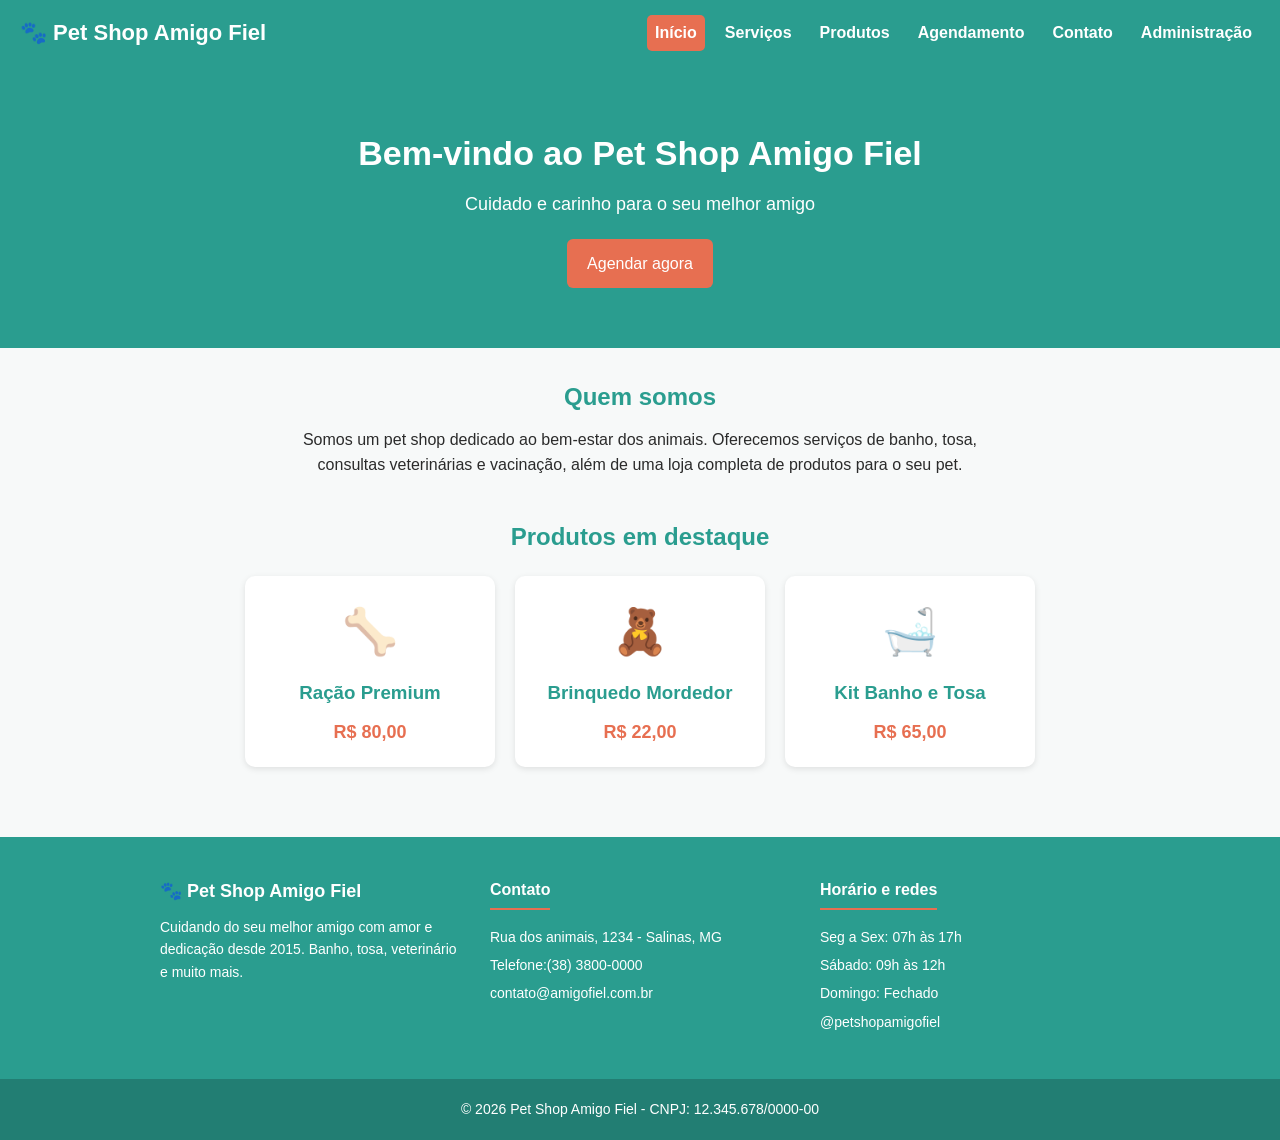
<file: index.html>
<!DOCTYPE html>
<html lang="pt-br">
<head>
  <meta charset="UTF-8">
  <meta name="viewport" content="width=device-width, initial-scale=1.0">
  <title>Pet Shop Amigo Fiel</title>
  <link rel="stylesheet" href="css/estilo.css">
  <link rel="stylesheet" href="css/index.css">
</head>
<body>

  <header class="cabecalho">
    <div class="logo">🐾 Pet Shop Amigo Fiel</div>
    <nav class="menu">
      <a href="index.html" class="ativo">Início</a>
      <a href="servicos.html">Serviços</a>
      <a href="produtos.html">Produtos</a>
      <a href="agendamento.html">Agendamento</a>
      <a href="contato.html">Contato</a>
      <a href="login.html">Administração</a>
    </nav>
  </header>

  <section class="banner">
    <h1>Bem-vindo ao Pet Shop Amigo Fiel</h1>
    <p>Cuidado e carinho para o seu melhor amigo</p>
    <a href="agendamento.html" class="botao">Agendar agora</a>
  </section>

  <main class="conteudo">

    <section class="apresentacao">
      <h2>Quem somos</h2>
      <p>
        Somos um pet shop dedicado ao bem-estar dos animais. Oferecemos serviços de
        banho, tosa, consultas veterinárias e vacinação, além de uma loja completa de
        produtos para o seu pet.
      </p>
    </section>

    <section class="destaques">
      <h2>Produtos em destaque</h2>
      <div class="lista-cartoes" id="listaDestaques"></div>
    </section>

  </main>

  <footer class="rodape">
    <div class="rodape-colunas">
      <div class="rodape-coluna">
        <h3>🐾 Pet Shop Amigo Fiel</h3>
        <p>Cuidando do seu melhor amigo com amor e dedicação desde 2015. Banho, tosa, veterinário e muito mais.</p>
      </div>

      <div class="rodape-coluna">
        <h4>Contato</h4>
        <p>Rua dos animais, 1234 - Salinas, MG</p>
        <p>Telefone:(38) 3800-0000</p>
        <p>contato@amigofiel.com.br</p>
      </div>

      <div class="rodape-coluna">
        <h4>Horário e redes</h4>
        <p>Seg a Sex: 07h às 17h</p>
        <p>Sábado: 09h às 12h</p>
        <p>Domingo: Fechado</p>
        <p>@petshopamigofiel</p>
      </div>
    </div>

    <div class="rodape-base">
      <p>© 2026 Pet Shop Amigo Fiel - CNPJ: 12.345.678/0000-00</p>
    </div>
  </footer>

  <script src="js/index.js"></script>
</body>
</html>
</file>
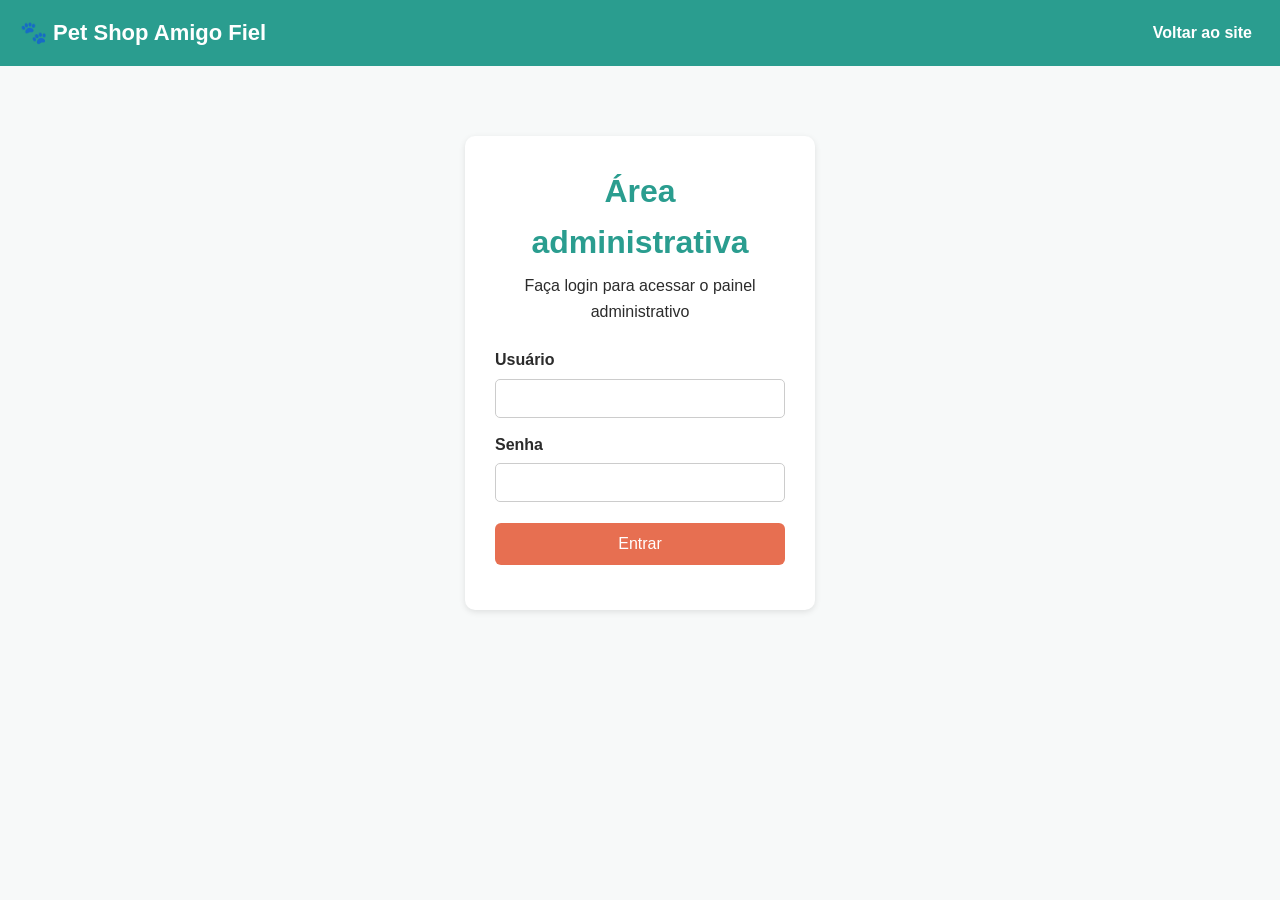
<file: admin.html>
<!DOCTYPE html>
<html lang="pt-br">
<head>
  <meta charset="UTF-8">
  <meta name="viewport" content="width=device-width, initial-scale=1.0">
  <title>Painel Administrativo</title>
  <link rel="stylesheet" href="css/estilo.css">
  <link rel="stylesheet" href="css/admin.css">
</head>
<body>

  <header class="cabecalho">
    <div class="logo">🐾 Pet Shop Amigo Fiel</div>
    <nav class="menu">
      <a href="index.html">Ver site</a>
    </nav>
  </header>

  <main class="conteudo">

    <div class="topo-admin">
      <h1>Painel administrativo</h1>
      <button class="botao" onclick="sair()">Sair</button>
    </div>

    <div class="abas">
      <button class="aba ativa" onclick="mostrarAba('agendamentos', this)">Agendamentos</button>
      <button class="aba" onclick="mostrarAba('produtos', this)">Produtos</button>
      <button class="aba" onclick="mostrarAba('servicos', this)">Serviços</button>
    </div>

    <section id="aba-agendamentos" class="secao-aba">
      <h2>Agendamentos</h2>
      <div id="listaAgendamentos"></div>
    </section>

    <section id="aba-produtos" class="secao-aba escondido">
      <h2>Produtos</h2>
      <div class="form-admin">
        <input type="text" id="nomeProduto" placeholder="Nome do produto">
        <select id="categoriaProduto">
          <option value="Ração">Ração</option>
          <option value="Brinquedo">Brinquedo</option>
          <option value="Acessório">Acessório</option>
          <option value="Higiene">Higiene</option>
        </select>
        <input type="text" id="precoProduto" placeholder="Preço">
        <button class="botao" onclick="adicionarProduto()">Adicionar</button>
      </div>
      <div id="listaProdutosAdmin"></div>
    </section>

    <section id="aba-servicos" class="secao-aba escondido">
      <h2>Serviços</h2>
      <div class="form-admin">
        <input type="text" id="nomeServico" placeholder="Nome do serviço">
        <input type="text" id="descricaoServico" placeholder="Descrição">
        <input type="text" id="precoServico" placeholder="Preço">
        <button class="botao" onclick="adicionarServico()">Adicionar</button>
      </div>
      <div id="listaServicosAdmin"></div>
    </section>

  </main>

  <script src="js/admin.js"></script>
</body>
</html>
</file>
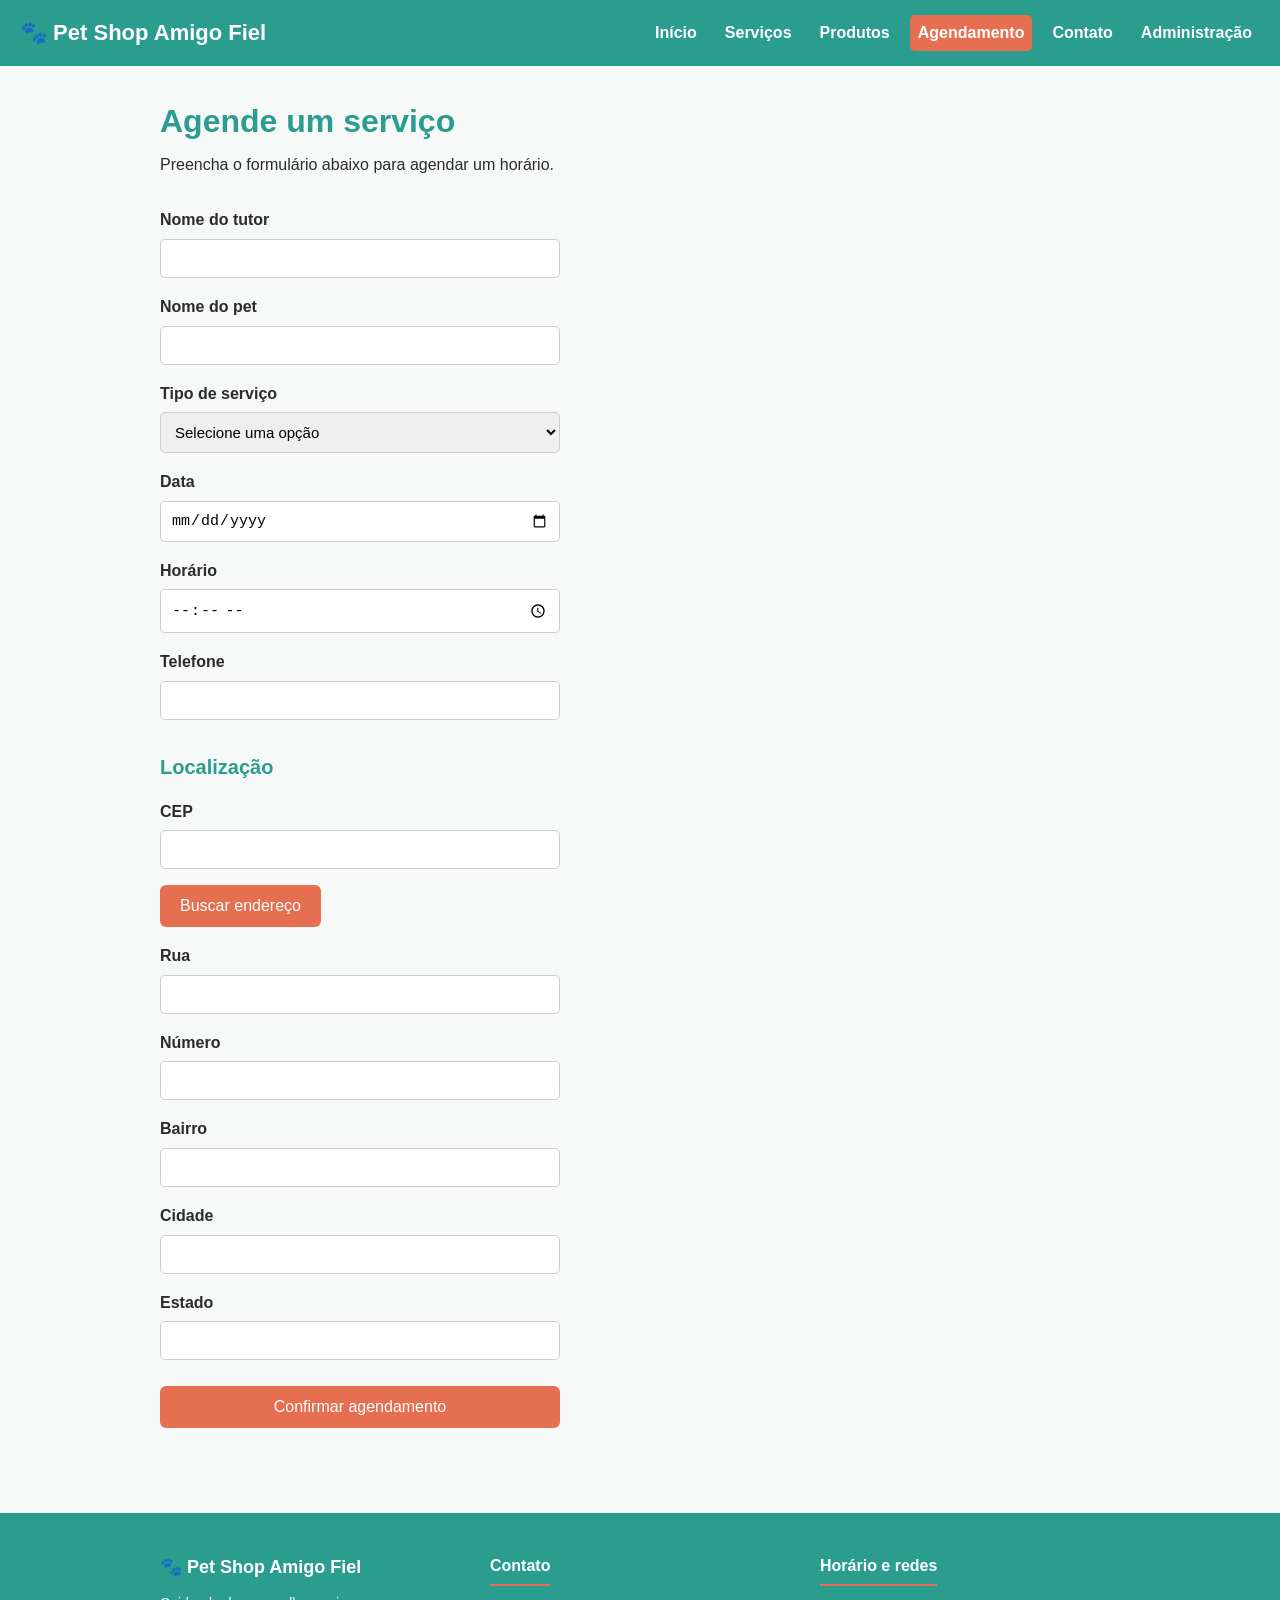
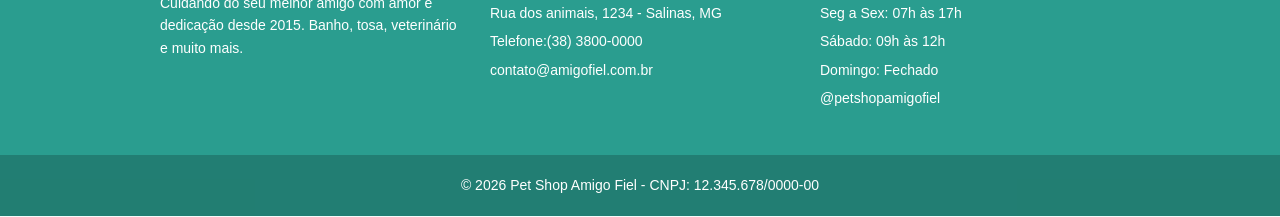
<file: agendamento.html>
<!DOCTYPE html>
<html lang="pt-br">
<head>
  <meta charset="UTF-8">
  <meta name="viewport" content="width=device-width, initial-scale=1.0">
  <title>Agendamento</title>
  <link rel="stylesheet" href="css/estilo.css">
  <link rel="stylesheet" href="css/agendamento.css">
</head>
<body>

  <header class="cabecalho">
    <div class="logo">🐾 Pet Shop Amigo Fiel</div>
    <nav class="menu">
      <a href="index.html">Início</a>
      <a href="servicos.html">Serviços</a>
      <a href="produtos.html">Produtos</a>
      <a href="agendamento.html" class="ativo">Agendamento</a>
      <a href="contato.html">Contato</a>
      <a href="login.html">Administração</a>
    </nav>
  </header>

  <main class="conteudo">
    <h1>Agende um serviço</h1>
    <p>Preencha o formulário abaixo para agendar um horário.</p>

    <form class="formulario" id="formAgendamento">
      <label for="tutor">Nome do tutor</label>
      <input type="text" id="tutor" required>

      <label for="pet">Nome do pet</label>
      <input type="text" id="pet" required>

      <label for="servico">Tipo de serviço</label>
      <select id="servico" required>
        <option value="">Selecione uma opção</option>
        <option value="Banho">Banho</option>
        <option value="Tosa">Tosa</option>
        <option value="Consulta veterinária">Consulta veterinária</option>
        <option value="Vacinação">Vacinação</option>
      </select>

      <label for="data">Data</label>
      <input type="date" id="data" required>

      <label for="horario">Horário</label>
      <input type="time" id="horario" required>

      <label for="telefone">Telefone</label>
      <input type="tel" id="telefone" required>

      <h2 class="subtitulo">Localização</h2>

      <label for="cep">CEP</label>
      <input type="text" id="cep">
      <button type="button" class="botao botao-cep" onclick="buscarCep()">Buscar endereço</button>

      <label for="rua">Rua</label>
      <input type="text" id="rua">

      <label for="numero">Número</label>
      <input type="text" id="numero">

      <label for="bairro">Bairro</label>
      <input type="text" id="bairro">

      <label for="cidade">Cidade</label>
      <input type="text" id="cidade">

      <label for="estado">Estado</label>
      <input type="text" id="estado">

      <button type="submit" class="botao">Confirmar agendamento</button>
    </form>

    <p id="mensagem" class="mensagem"></p>
  </main>

  <footer class="rodape">
    <div class="rodape-colunas">
      <div class="rodape-coluna">
        <h3>🐾 Pet Shop Amigo Fiel</h3>
        <p>Cuidando do seu melhor amigo com amor e dedicação desde 2015. Banho, tosa, veterinário e muito mais.</p>
      </div>

      <div class="rodape-coluna">
        <h4>Contato</h4>
        <p>Rua dos animais, 1234 - Salinas, MG</p>
        <p>Telefone:(38) 3800-0000</p>
        <p>contato@amigofiel.com.br</p>
      </div>

      <div class="rodape-coluna">
        <h4>Horário e redes</h4>
        <p>Seg a Sex: 07h às 17h</p>
        <p>Sábado: 09h às 12h</p>
        <p>Domingo: Fechado</p>
        <p>@petshopamigofiel</p>
      </div>
    </div>

    <div class="rodape-base">
      <p>© 2026 Pet Shop Amigo Fiel - CNPJ: 12.345.678/0000-00</p>
    </div>
  </footer>

  <script src="js/agendamento.js"></script>
</body>
</html>
</file>
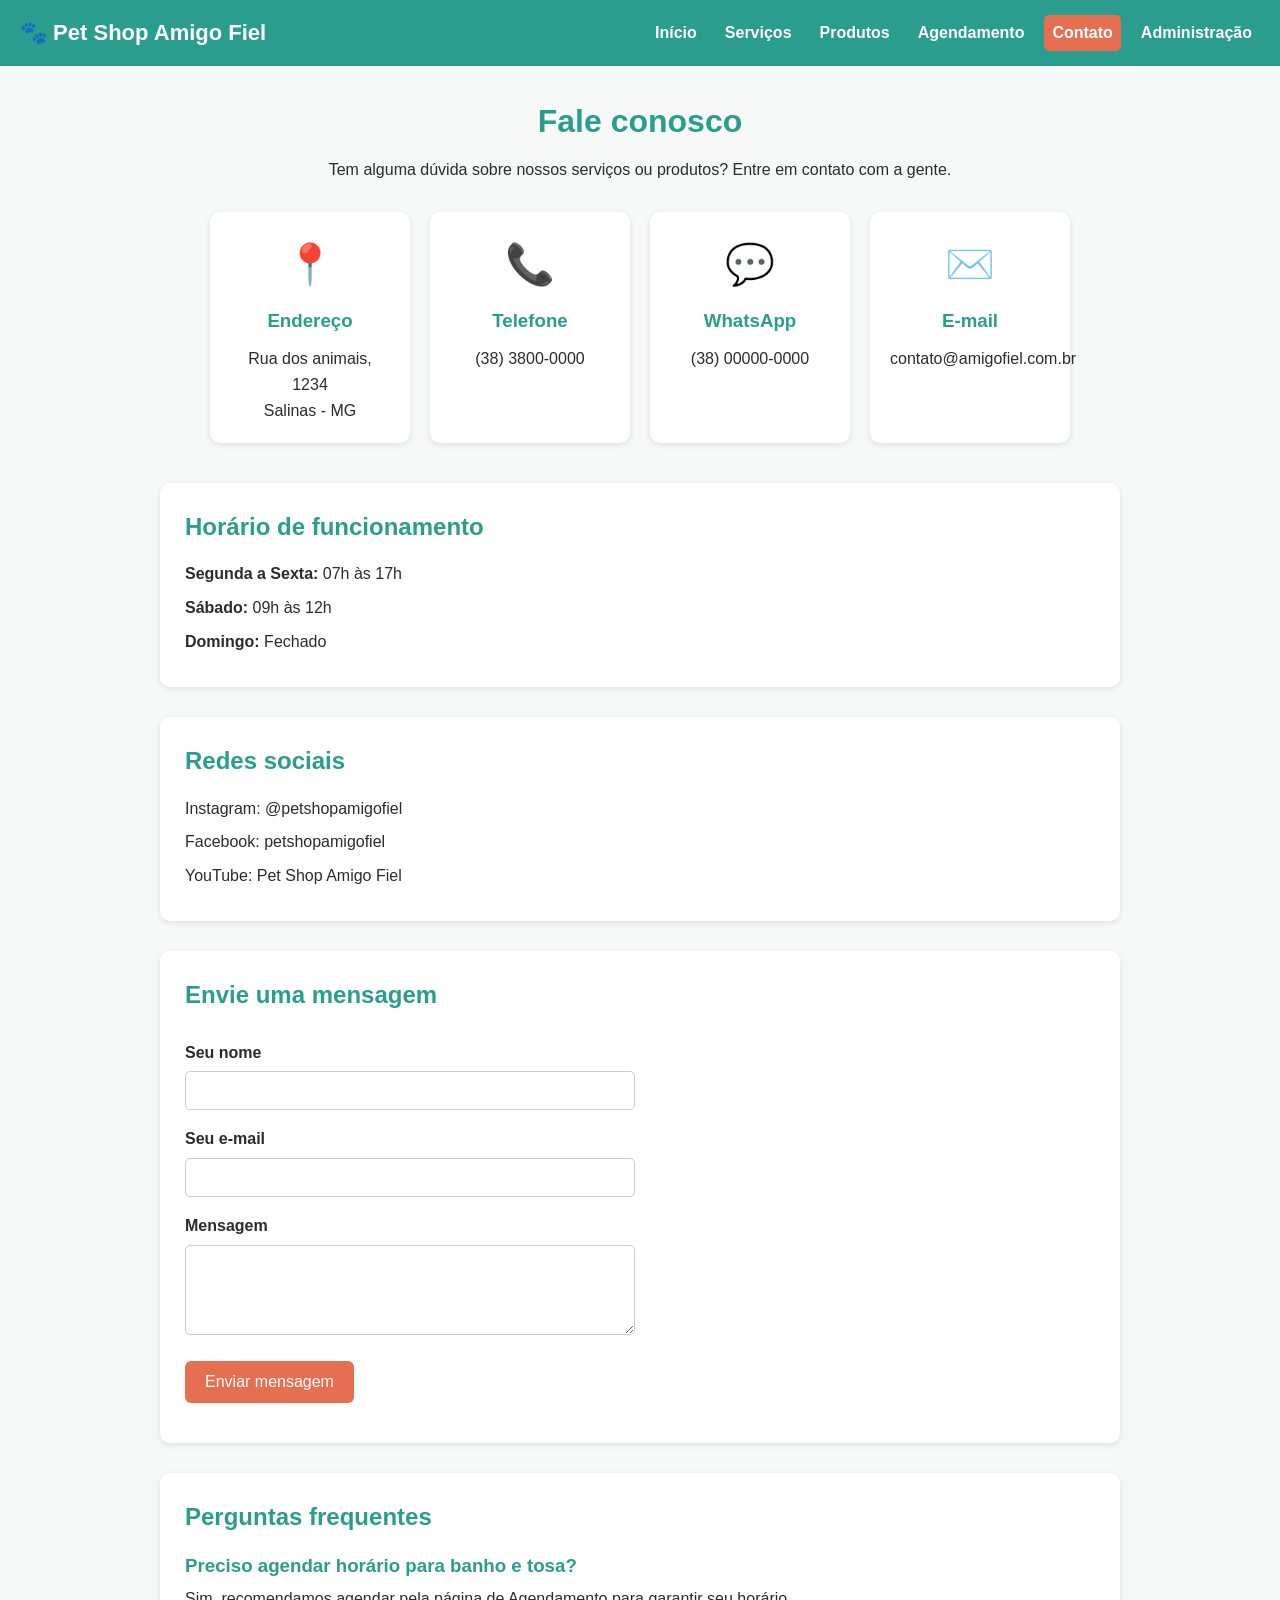
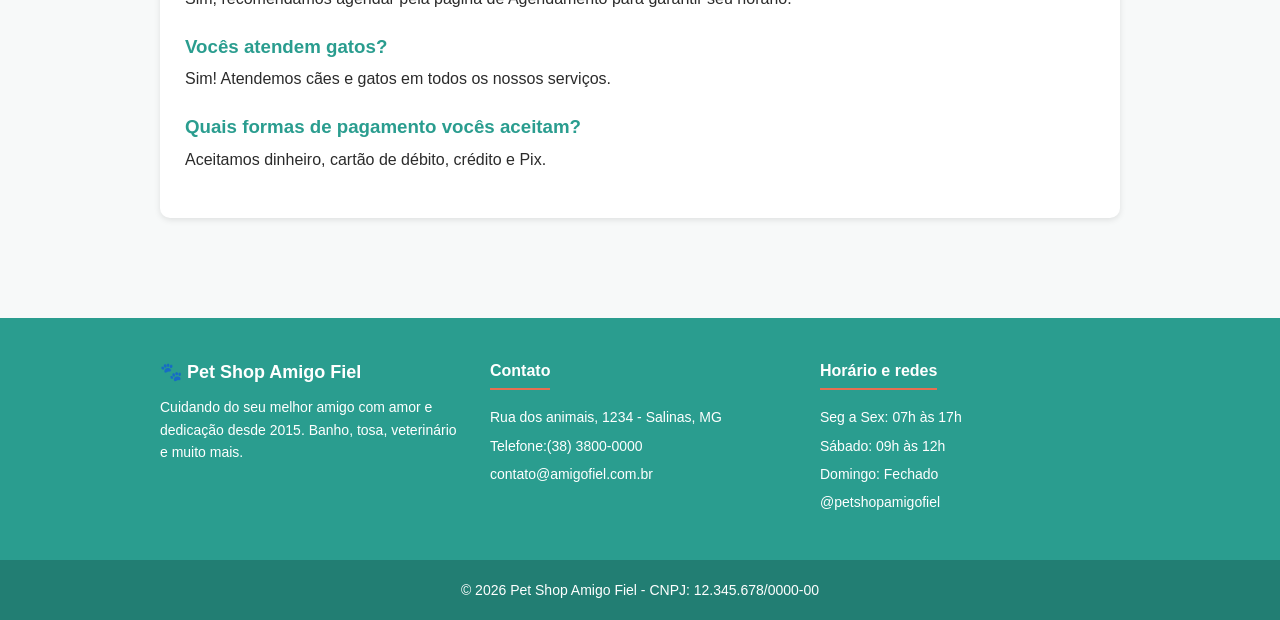
<file: contato.html>
<!DOCTYPE html>
<html lang="pt-br">
<head>
  <meta charset="UTF-8">
  <meta name="viewport" content="width=device-width, initial-scale=1.0">
  <title>Contato</title>
  <link rel="stylesheet" href="css/estilo.css">
  <link rel="stylesheet" href="css/contato.css">
</head>
<body>

  <header class="cabecalho">
    <div class="logo">🐾 Pet Shop Amigo Fiel</div>
    <nav class="menu">
      <a href="index.html">Início</a>
      <a href="servicos.html">Serviços</a>
      <a href="produtos.html">Produtos</a>
      <a href="agendamento.html">Agendamento</a>
      <a href="contato.html" class="ativo">Contato</a>
      <a href="login.html">Administração</a>
    </nav>
  </header>

  <main class="conteudo">
    <h1>Fale conosco</h1>
    <p class="texto-topo">
      Tem alguma dúvida sobre nossos serviços ou produtos? Entre em contato com a gente.
    </p>

    <div class="cards-contato">
      <div class="card-contato">
        <div class="icone">📍</div>
        <h3>Endereço</h3>
        <p>Rua dos animais, 1234<br>Salinas - MG</p>
      </div>

      <div class="card-contato">
        <div class="icone">📞</div>
        <h3>Telefone</h3>
        <p>(38) 3800-0000</p>
      </div>

      <div class="card-contato">
        <div class="icone">💬</div>
        <h3>WhatsApp</h3>
        <p>(38) 00000-0000</p>
      </div>

      <div class="card-contato">
        <div class="icone">✉️</div>
        <h3>E-mail</h3>
        <p>contato@amigofiel.com.br</p>
      </div>
    </div>

    <section class="bloco">
      <h2>Horário de funcionamento</h2>
      <div class="horarios">
        <p><strong>Segunda a Sexta:</strong> 07h às 17h</p>
        <p><strong>Sábado:</strong> 09h às 12h</p>
        <p><strong>Domingo:</strong> Fechado</p>
      </div>
    </section>

    <section class="bloco">
      <h2>Redes sociais</h2>
      <div class="redes">
        <p>Instagram: @petshopamigofiel</p>
        <p>Facebook: petshopamigofiel</p>
        <p>YouTube: Pet Shop Amigo Fiel</p>
      </div>
    </section>

    <section class="bloco">
      <h2>Envie uma mensagem</h2>
      <form class="formulario-contato" id="formContato">
        <label for="nome">Seu nome</label>
        <input type="text" id="nome" required>

        <label for="email">Seu e-mail</label>
        <input type="email" id="email" required>

        <label for="mensagem">Mensagem</label>
        <textarea id="mensagem" rows="4" required></textarea>

        <button type="submit" class="botao">Enviar mensagem</button>
      </form>

      <p id="avisoContato" class="aviso"></p>
    </section>

    <section class="bloco">
      <h2>Perguntas frequentes</h2>

      <div class="pergunta">
        <h3>Preciso agendar horário para banho e tosa?</h3>
        <p>Sim, recomendamos agendar pela página de Agendamento para garantir seu horário.</p>
      </div>

      <div class="pergunta">
        <h3>Vocês atendem gatos?</h3>
        <p>Sim! Atendemos cães e gatos em todos os nossos serviços.</p>
      </div>

      <div class="pergunta">
        <h3>Quais formas de pagamento vocês aceitam?</h3>
        <p>Aceitamos dinheiro, cartão de débito, crédito e Pix.</p>
      </div>
    </section>
  </main>

  <footer class="rodape">
    <div class="rodape-colunas">
      <div class="rodape-coluna">
        <h3>🐾 Pet Shop Amigo Fiel</h3>
        <p>Cuidando do seu melhor amigo com amor e dedicação desde 2015. Banho, tosa, veterinário e muito mais.</p>
      </div>

      <div class="rodape-coluna">
        <h4>Contato</h4>
        <p>Rua dos animais, 1234 - Salinas, MG</p>
        <p>Telefone:(38) 3800-0000</p>
        <p>contato@amigofiel.com.br</p>
      </div>

      <div class="rodape-coluna">
        <h4>Horário e redes</h4>
        <p>Seg a Sex: 07h às 17h</p>
        <p>Sábado: 09h às 12h</p>
        <p>Domingo: Fechado</p>
        <p>@petshopamigofiel</p>
      </div>
    </div>

    <div class="rodape-base">
      <p>© 2026 Pet Shop Amigo Fiel - CNPJ: 12.345.678/0000-00</p>
    </div>
  </footer>

  <script src="js/contato.js"></script>
</body>
</html>
</file>
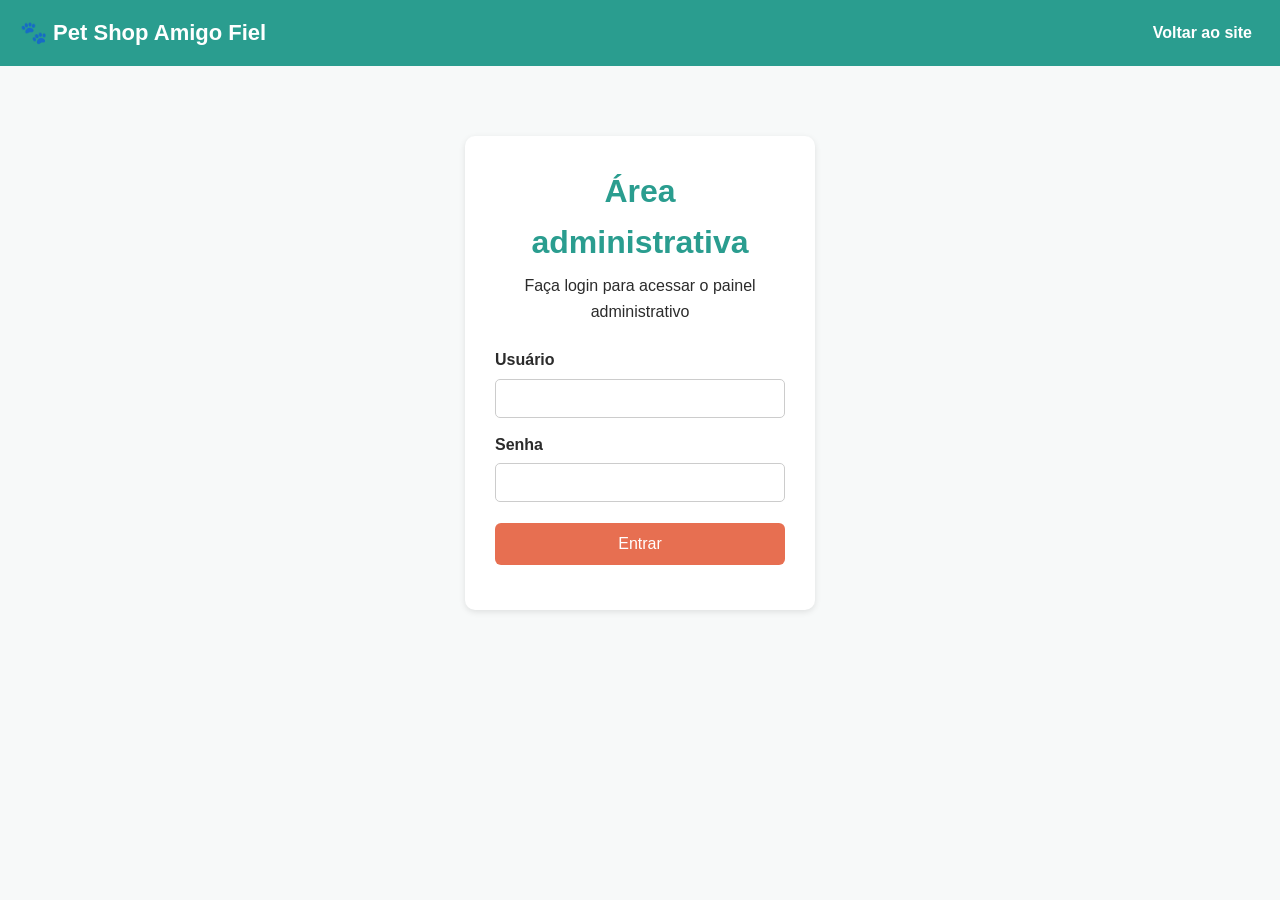
<file: login.html>
<!DOCTYPE html>
<html lang="pt-br">
<head>
  <meta charset="UTF-8">
  <meta name="viewport" content="width=device-width, initial-scale=1.0">
  <title>Login</title>
  <link rel="stylesheet" href="css/estilo.css">
  <link rel="stylesheet" href="css/login.css">
</head>
<body>

  <header class="cabecalho">
    <div class="logo">🐾 Pet Shop Amigo Fiel</div>
    <nav class="menu">
      <a href="index.html">Voltar ao site</a>
    </nav>
  </header>

  <main class="conteudo">
    <div class="caixa-login">
      <h1>Área administrativa</h1>
      <p>Faça login para acessar o painel administrativo</p>

      <form id="formLogin">
        <label for="usuario">Usuário</label>
        <input type="text" id="usuario" required>

        <label for="senha">Senha</label>
        <input type="password" id="senha" required>

        <button type="submit" class="botao">Entrar</button>
      </form>

      <p id="mensagemLogin" class="mensagem"></p>
    </div>
  </main>

  <script src="js/login.js"></script>
</body>
</html>
</file>
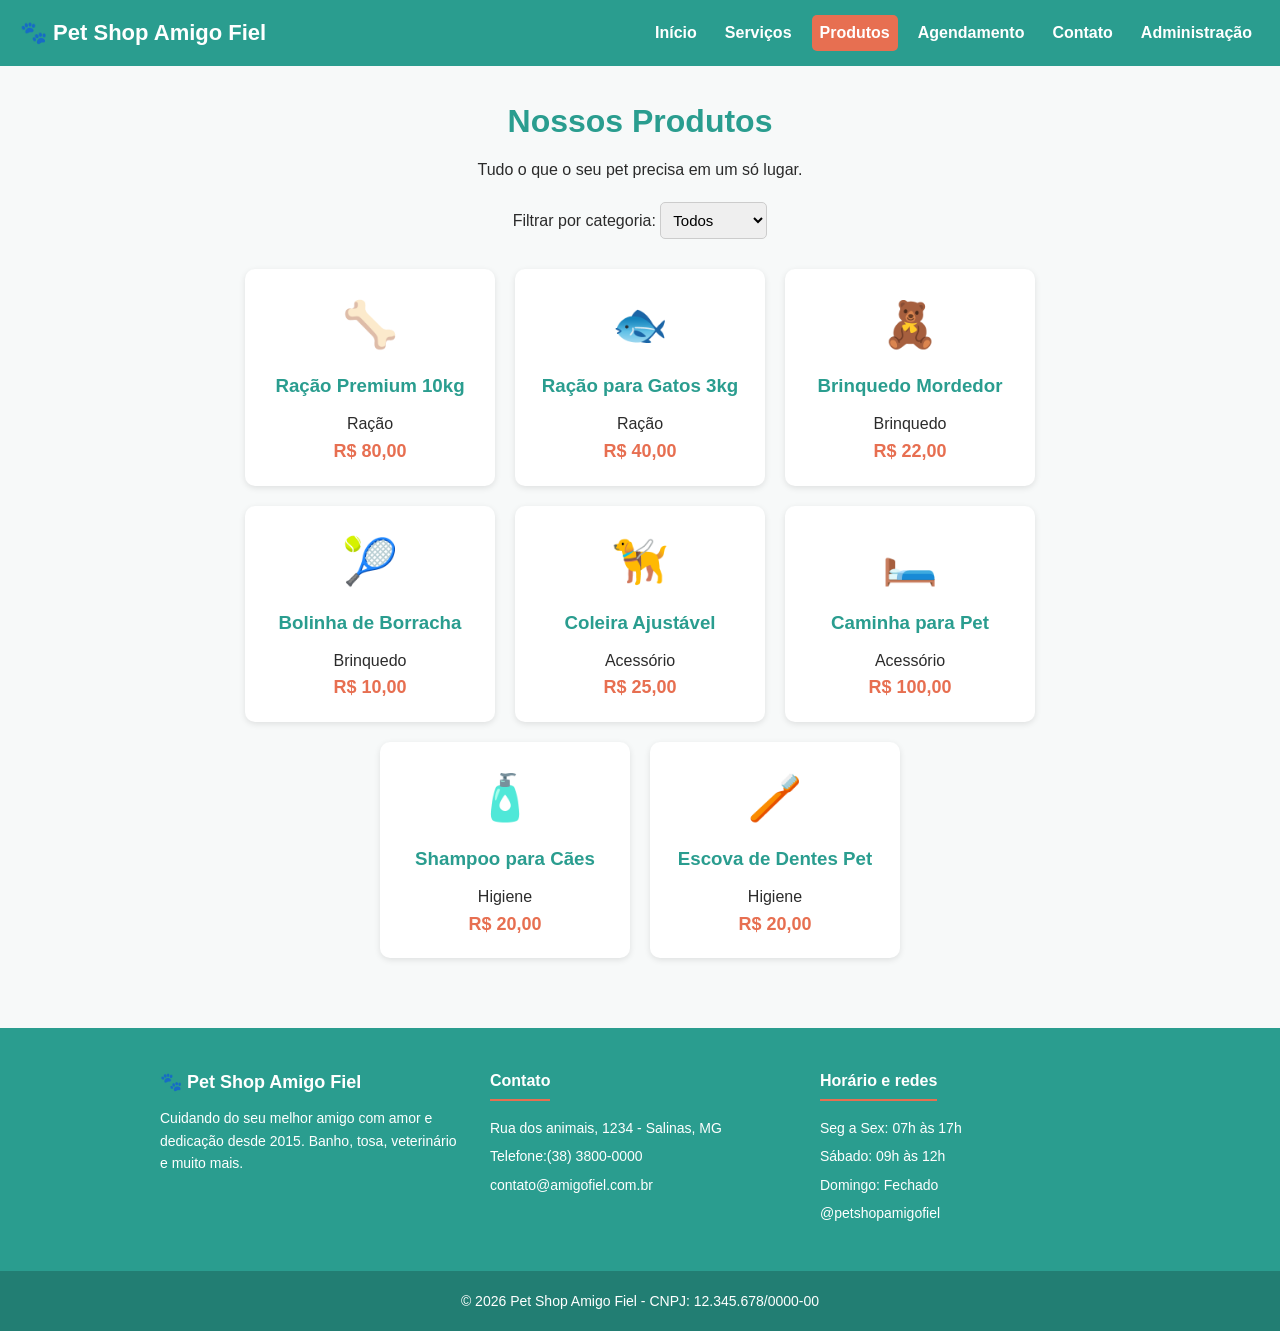
<file: produtos.html>
<!DOCTYPE html>
<html lang="pt-br">
<head>
  <meta charset="UTF-8">
  <meta name="viewport" content="width=device-width, initial-scale=1.0">
  <title>Produtos</title>
  <link rel="stylesheet" href="css/estilo.css">
  <link rel="stylesheet" href="css/produtos.css">
</head>
<body>

  <header class="cabecalho">
    <div class="logo">🐾 Pet Shop Amigo Fiel</div>
    <nav class="menu">
      <a href="index.html">Início</a>
      <a href="servicos.html">Serviços</a>
      <a href="produtos.html" class="ativo">Produtos</a>
      <a href="agendamento.html">Agendamento</a>
      <a href="contato.html">Contato</a>
      <a href="login.html">Administração</a>
    </nav>
  </header>

  <main class="conteudo">
    <h1>Nossos Produtos</h1>
    <p class="texto-topo">Tudo o que o seu pet precisa em um só lugar.</p>

    <div class="filtro">
      <label for="categoria">Filtrar por categoria:</label>
      <select id="categoria" onchange="mostrarProdutos()">
        <option value="todos">Todos</option>
        <option value="Ração">Ração</option>
        <option value="Brinquedo">Brinquedo</option>
        <option value="Acessório">Acessório</option>
        <option value="Higiene">Higiene</option>
      </select>
    </div>

    <div class="lista-cartoes" id="listaProdutos"></div>
  </main>

  <footer class="rodape">
    <div class="rodape-colunas">
      <div class="rodape-coluna">
        <h3>🐾 Pet Shop Amigo Fiel</h3>
        <p>Cuidando do seu melhor amigo com amor e dedicação desde 2015. Banho, tosa, veterinário e muito mais.</p>
      </div>

      <div class="rodape-coluna">
        <h4>Contato</h4>
        <p>Rua dos animais, 1234 - Salinas, MG</p>
        <p>Telefone:(38) 3800-0000</p>
        <p>contato@amigofiel.com.br</p>
      </div>

      <div class="rodape-coluna">
        <h4>Horário e redes</h4>
        <p>Seg a Sex: 07h às 17h</p>
        <p>Sábado: 09h às 12h</p>
        <p>Domingo: Fechado</p>
        <p>@petshopamigofiel</p>
      </div>
    </div>

    <div class="rodape-base">
      <p>© 2026 Pet Shop Amigo Fiel - CNPJ: 12.345.678/0000-00</p>
    </div>
  </footer>

  <script src="js/produtos.js"></script>
</body>
</html>
</file>
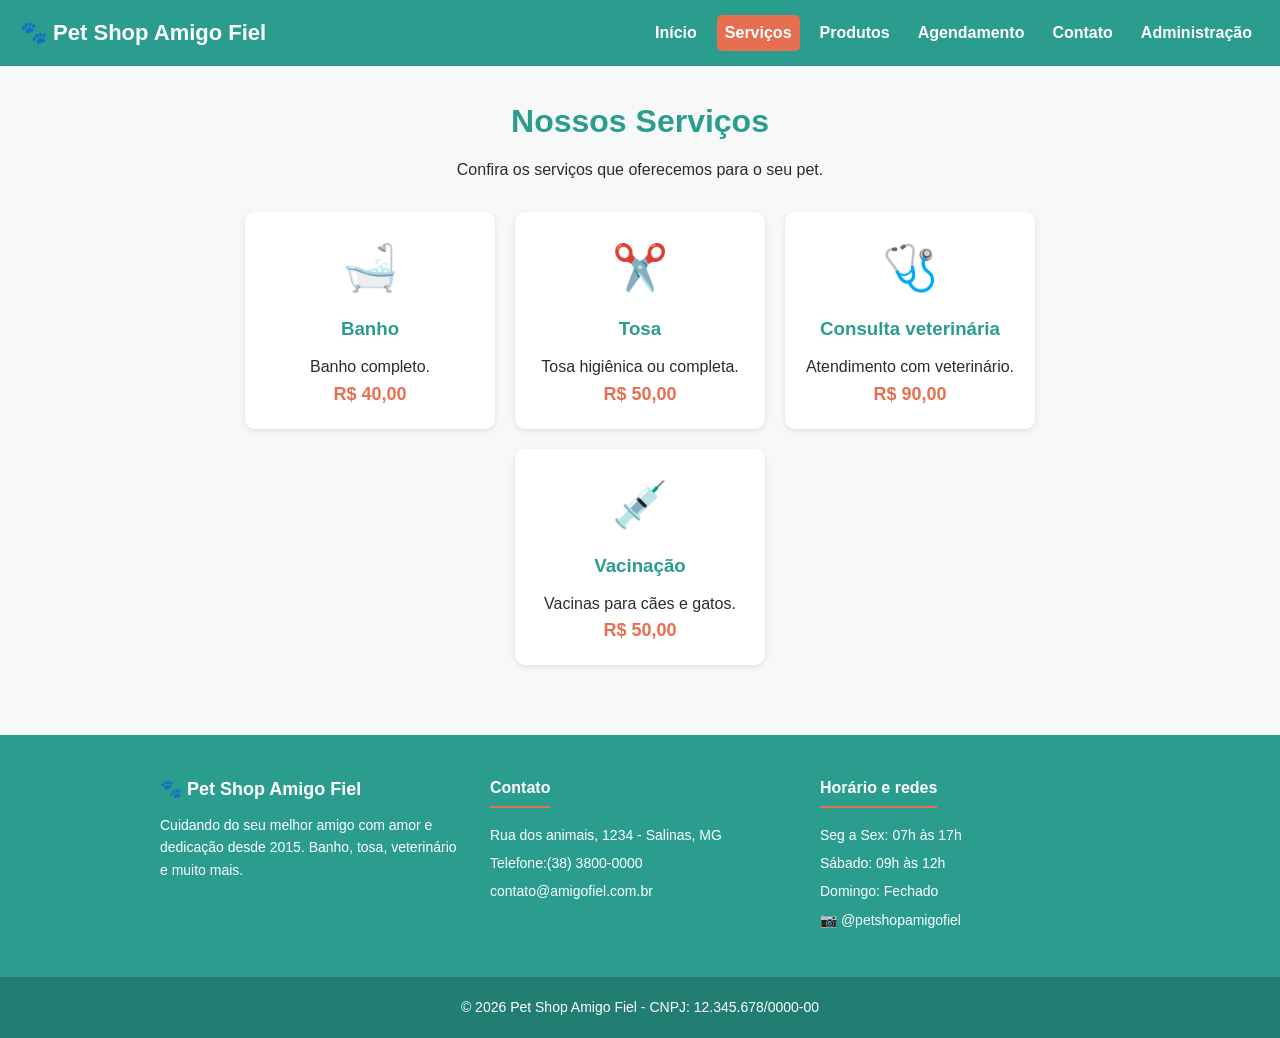
<file: servicos.html>
<!DOCTYPE html>
<html lang="pt-br">
<head>
  <meta charset="UTF-8">
  <meta name="viewport" content="width=device-width, initial-scale=1.0">
  <title>Serviços</title>
  <link rel="stylesheet" href="css/estilo.css">
  <link rel="stylesheet" href="css/servicos.css">
</head>
<body>

  <header class="cabecalho">
    <div class="logo">🐾 Pet Shop Amigo Fiel</div>
    <nav class="menu">
      <a href="index.html">Início</a>
      <a href="servicos.html" class="ativo">Serviços</a>
      <a href="produtos.html">Produtos</a>
      <a href="agendamento.html">Agendamento</a>
      <a href="contato.html">Contato</a>
      <a href="login.html">Administração</a>
    </nav>
  </header>

  <main class="conteudo">
    <h1>Nossos Serviços</h1>
    <p class="texto-topo">Confira os serviços que oferecemos para o seu pet.</p>

    <div class="lista-cartoes" id="listaServicos"></div>
  </main>

  <footer class="rodape">
    <div class="rodape-colunas">
      <div class="rodape-coluna">
        <h3>🐾 Pet Shop Amigo Fiel</h3>
        <p>Cuidando do seu melhor amigo com amor e dedicação desde 2015. Banho, tosa, veterinário e muito mais.</p>
      </div>

      <div class="rodape-coluna">
        <h4>Contato</h4>
        <p>Rua dos animais, 1234 - Salinas, MG</p>
        <p>Telefone:(38) 3800-0000</p>
        <p>contato@amigofiel.com.br</p>
      </div>

      <div class="rodape-coluna">
        <h4>Horário e redes</h4>
        <p>Seg a Sex: 07h às 17h</p>
        <p>Sábado: 09h às 12h</p>
        <p>Domingo: Fechado</p>
        <p>📷 @petshopamigofiel</p>
      </div>
    </div>

    <div class="rodape-base">
      <p>© 2026 Pet Shop Amigo Fiel - CNPJ: 12.345.678/0000-00</p>
    </div>
  </footer>

  <script src="js/servicos.js"></script>
</body>
</html>
</file>
<file: css/estilo.css>
* {
  margin: 0;
  padding: 0;
  box-sizing: border-box;
}

:root {
  --cor-principal: #2a9d8f;   
  --cor-secundaria: #e76f51;  
  --cor-fundo: #f7f9f9;       
  --cor-texto: #2b2b2b;       
  --cor-branco: #ffffff;
}

body {
  font-family: Arial, Helvetica, sans-serif;
  background-color: var(--cor-fundo);
  color: var(--cor-texto);
  line-height: 1.6;
}

.cabecalho {
  background-color: var(--cor-principal);
  color: var(--cor-branco);
  padding: 15px 20px;
  display: flex;
  flex-wrap: wrap;
  align-items: center;
  justify-content: space-between;
  gap: 10px;
}

.logo {
  font-size: 22px;
  font-weight: bold;
}

.menu {
  display: flex;
  flex-wrap: wrap;
  gap: 12px;
}

.menu a {
  color: var(--cor-branco);
  text-decoration: none;
  font-weight: bold;
  padding: 5px 8px;
  border-radius: 5px;
}

.menu a:hover {
  background-color: var(--cor-secundaria);
}

.menu a.ativo {
  background-color: var(--cor-secundaria);
}

.conteudo {
  max-width: 1000px;
  margin: 0 auto;
  padding: 30px 20px;
}

.botao {
  display: inline-block;
  background-color: var(--cor-secundaria);
  color: var(--cor-branco);
  text-decoration: none;
  border: none;
  padding: 12px 20px;
  border-radius: 6px;
  font-size: 16px;
  cursor: pointer;
}

.botao:hover {
  opacity: 0.9;
}

.lista-cartoes {
  display: flex;
  flex-wrap: wrap;
  gap: 20px;
  justify-content: center;
}

.cartao {
  background-color: var(--cor-branco);
  border-radius: 10px;
  box-shadow: 0 2px 6px rgba(0, 0, 0, 0.1);
  padding: 20px;
  width: 250px;
  text-align: center;
}

.cartao .icone {
  font-size: 45px;
}

.cartao h3 {
  margin: 10px 0;
  color: var(--cor-principal);
}

.cartao .preco {
  color: var(--cor-secundaria);
  font-weight: bold;
  font-size: 18px;
}

.rodape {
  background-color: var(--cor-principal);
  color: var(--cor-branco);
  margin-top: 40px;
  font-size: 14px;
}

.rodape-colunas {
  max-width: 1000px;
  margin: 0 auto;
  padding: 40px 20px;
  display: flex;
  flex-wrap: wrap;
  gap: 30px;
  justify-content: space-between;
}

.rodape-coluna {
  flex: 1;
  min-width: 200px;
}

.rodape-coluna h3 {
  margin-bottom: 10px;
  font-size: 18px;
}

.rodape-coluna h4 {
  margin-bottom: 10px;
  font-size: 16px;
  border-bottom: 2px solid var(--cor-secundaria);
  padding-bottom: 5px;
  display: inline-block;
}

.rodape-coluna p {
  margin: 6px 0;
}

.rodape-coluna a {
  display: block;
  color: var(--cor-branco);
  text-decoration: none;
  margin: 6px 0;
}

.rodape-coluna a:hover {
  color: var(--cor-secundaria);
}

.rodape-base {
  background-color: rgba(0, 0, 0, 0.2);
  text-align: center;
  padding: 15px 20px;
}

.rodape-base p {
  margin: 4px 0;
}
</file>
<file: css/index.css>
.banner {
  background-color: var(--cor-principal);
  color: var(--cor-branco);
  text-align: center;
  padding: 60px 20px;
}

.banner h1 {
  font-size: 34px;
  margin-bottom: 10px;
}

.banner p {
  font-size: 18px;
  margin-bottom: 20px;
}

.apresentacao {
  text-align: center;
  max-width: 700px;
  margin: 0 auto 40px auto;
}

.apresentacao h2 {
  color: var(--cor-principal);
  margin-bottom: 10px;
}

.destaques h2 {
  text-align: center;
  color: var(--cor-principal);
  margin-bottom: 20px;
}
</file>
<file: css/admin.css>
.topo-admin {
  display: flex;
  justify-content: space-between;
  align-items: center;
  flex-wrap: wrap;
  gap: 10px;
}

.topo-admin h1 {
  color: var(--cor-principal);
}

.abas {
  display: flex;
  flex-wrap: wrap;
  gap: 10px;
  margin: 20px 0;
}

.aba {
  background-color: #dddddd;
  border: none;
  padding: 10px 18px;
  border-radius: 6px;
  cursor: pointer;
  font-weight: bold;
}

.aba.ativa {
  background-color: var(--cor-principal);
  color: var(--cor-branco);
}

.escondido {
  display: none;
}

.item-agendamento {
  background-color: var(--cor-branco);
  padding: 15px;
  border-radius: 8px;
  box-shadow: 0 2px 6px rgba(0, 0, 0, 0.1);
  margin-bottom: 15px;
}

.item-agendamento .botao {
  margin-top: 8px;
  padding: 6px 12px;
  font-size: 14px;
}

.form-admin {
  display: flex;
  flex-wrap: wrap;
  gap: 10px;
  margin-bottom: 20px;
}

.form-admin input,
.form-admin select {
  padding: 8px;
  border: 1px solid #ccc;
  border-radius: 5px;
  font-size: 15px;
}

.item-lista {
  background-color: var(--cor-branco);
  padding: 10px 15px;
  border-radius: 8px;
  box-shadow: 0 2px 6px rgba(0, 0, 0, 0.1);
  margin-bottom: 10px;
  display: flex;
  justify-content: space-between;
  align-items: center;
  flex-wrap: wrap;
  gap: 8px;
}

.item-lista .botao {
  padding: 6px 12px;
  font-size: 14px;
}
</file>
<file: css/agendamento.css>
.conteudo h1 {
  color: var(--cor-principal);
  margin-bottom: 5px;
}

.formulario {
  display: flex;
  flex-direction: column;
  max-width: 400px;
  gap: 6px;
  margin-top: 20px;
}

.formulario label {
  font-weight: bold;
  margin-top: 10px;
}

.formulario input,
.formulario select {
  padding: 10px;
  border: 1px solid #ccc;
  border-radius: 5px;
  font-size: 15px;
}

.formulario .subtitulo {
  margin-top: 25px;
  color: var(--cor-principal);
  font-size: 20px;
}

.formulario .botao {
  margin-top: 20px;
}

.formulario .botao-cep {
  margin-top: 10px;
  width: fit-content;
}

.mensagem {
  margin-top: 15px;
  color: var(--cor-principal);
  font-weight: bold;
}
</file>
<file: css/contato.css>
.conteudo h1 {
  color: var(--cor-principal);
  text-align: center;
  margin-bottom: 10px;
}

.texto-topo {
  text-align: center;
  max-width: 700px;
  margin: 0 auto 30px auto;
}

.cards-contato {
  display: flex;
  flex-wrap: wrap;
  gap: 20px;
  justify-content: center;
  margin-bottom: 40px;
}

.card-contato {
  background-color: var(--cor-branco);
  border-radius: 10px;
  box-shadow: 0 2px 6px rgba(0, 0, 0, 0.1);
  padding: 20px;
  width: 200px;
  text-align: center;
}

.card-contato .icone {
  font-size: 40px;
}

.card-contato h3 {
  color: var(--cor-principal);
  margin: 10px 0;
}

.bloco {
  background-color: var(--cor-branco);
  border-radius: 10px;
  box-shadow: 0 2px 6px rgba(0, 0, 0, 0.1);
  padding: 25px;
  margin-bottom: 30px;
}

.bloco h2 {
  color: var(--cor-principal);
  margin-bottom: 15px;
}

.horarios p,
.redes p {
  margin: 8px 0;
}

.formulario-contato {
  display: flex;
  flex-direction: column;
  max-width: 450px;
  gap: 6px;
}

.formulario-contato label {
  font-weight: bold;
  margin-top: 10px;
}

.formulario-contato input,
.formulario-contato textarea {
  padding: 10px;
  border: 1px solid #ccc;
  border-radius: 5px;
  font-size: 15px;
  font-family: Arial, Helvetica, sans-serif;
}

.formulario-contato .botao {
  margin-top: 20px;
  width: fit-content;
}

.aviso {
  margin-top: 15px;
  color: var(--cor-principal);
  font-weight: bold;
}

.pergunta {
  margin-bottom: 20px;
}

.pergunta h3 {
  color: var(--cor-principal);
  margin-bottom: 5px;
}
</file>
<file: css/login.css>
.caixa-login {
  max-width: 350px;
  margin: 40px auto;
  background-color: var(--cor-branco);
  padding: 30px;
  border-radius: 10px;
  box-shadow: 0 2px 6px rgba(0, 0, 0, 0.1);
  text-align: center;
}

.caixa-login h1 {
  color: var(--cor-principal);
  margin-bottom: 5px;
}

.caixa-login form {
  display: flex;
  flex-direction: column;
  gap: 6px;
  margin-top: 15px;
  text-align: left;
}

.caixa-login label {
  font-weight: bold;
  margin-top: 8px;
}

.caixa-login input {
  padding: 10px;
  border: 1px solid #ccc;
  border-radius: 5px;
  font-size: 15px;
}

.caixa-login .botao {
  margin-top: 15px;
}

.mensagem {
  margin-top: 15px;
  color: red;
  font-weight: bold;
}
</file>
<file: css/produtos.css>
.conteudo h1 {
  color: var(--cor-principal);
  text-align: center;
  margin-bottom: 10px;
}

.texto-topo {
  text-align: center;
  margin-bottom: 20px;
}

.filtro {
  text-align: center;
  margin-bottom: 30px;
}

.filtro select {
  padding: 8px;
  border-radius: 5px;
  border: 1px solid #ccc;
  font-size: 15px;
}
</file>
<file: css/servicos.css>
.conteudo h1 {
  color: var(--cor-principal);
  text-align: center;
  margin-bottom: 10px;
}

.texto-topo {
  text-align: center;
  margin-bottom: 30px;
}
</file>
